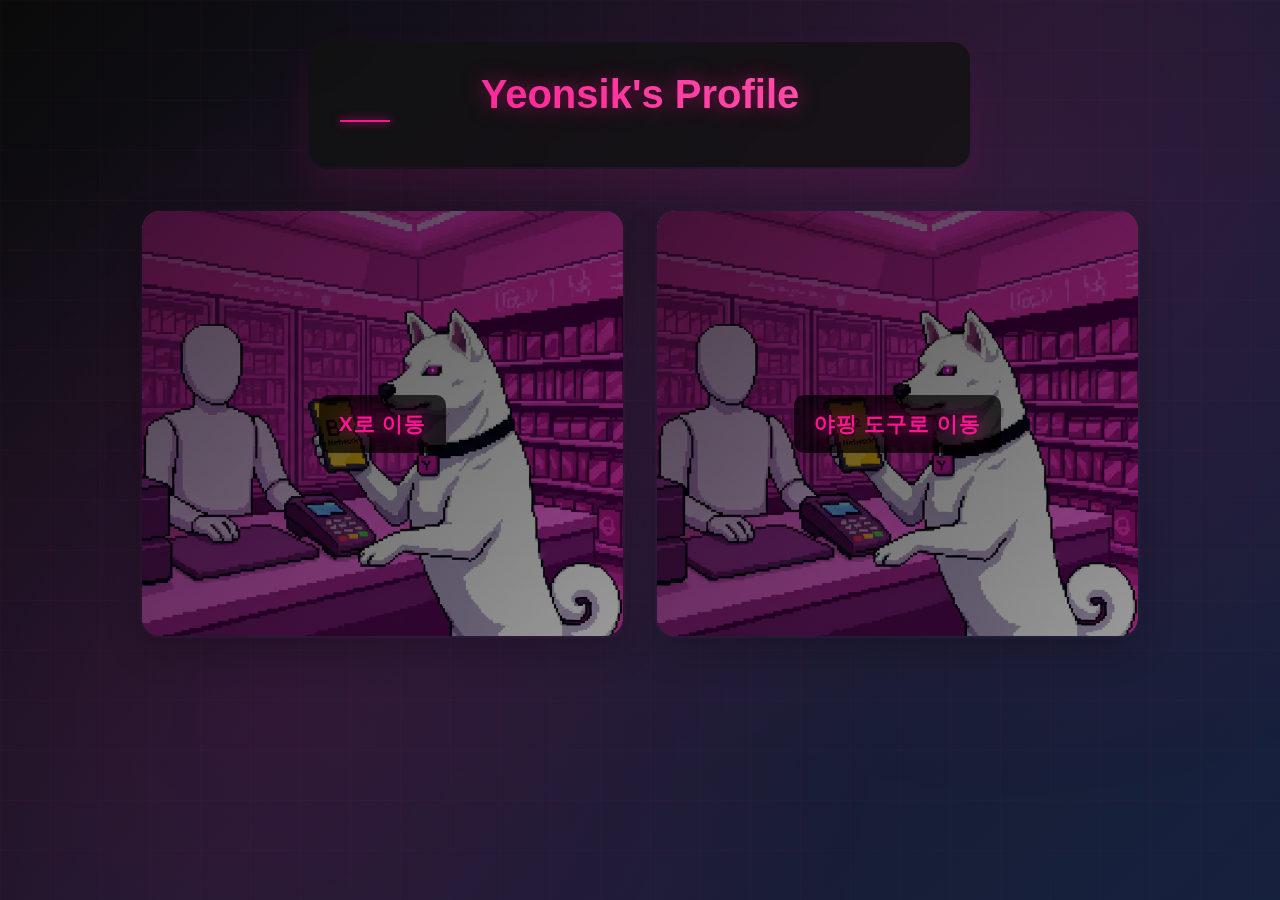
<file: index.html>
<!DOCTYPE html>
<html lang="ko">
<head>
    <meta charset="UTF-8">
    <meta name="viewport" content="width=device-width, initial-scale=1.0">
    <title>Yeonsik's Profile Page</title>
    <link rel="stylesheet" href="static/css/common.css">
    <link rel="stylesheet" href="static/css/base.css">
</head>
<body>
    <div class="container">
        <!-- 상단 프로필 카드 (기존 방식) -->
        <div class="profile-card" onclick="toggleBio()">
            <h2>Yeonsik's Profile</h2>
            <div class="bio" id="bio">
                <p>안녕하세요! 저는 Yeonsik입니다. 여기에 약력을 추가하세요.</p>
            </div>
        </div>

        <!-- 하단 2x2 그리드 박스들 -->
        <div class="grid-container">
            <a href="https://x.com/yeonsik_x" class="grid-button">
                <div class="button-bg">
                    <img src="static/img/1.png" alt="X Background">
                </div>
                <div class="button-overlay">
                    <span>X로 이동</span>
                </div>
            </a>
            
            <a href="yapping/choice-menu.html" class="grid-button">
                <div class="button-bg">
                    <img src="static/img/1.png" alt="Yapping Background">
                </div>
                <div class="button-overlay">
                    <span>야핑 도구로 이동</span>
                </div>
            </a>
        </div>
    </div>

    <script>
        function toggleBio() {
            const bio = document.getElementById('bio');
            bio.style.display = bio.style.display === 'block' ? 'none' : 'block';
        }
    </script>
</body>
</html>
</file>
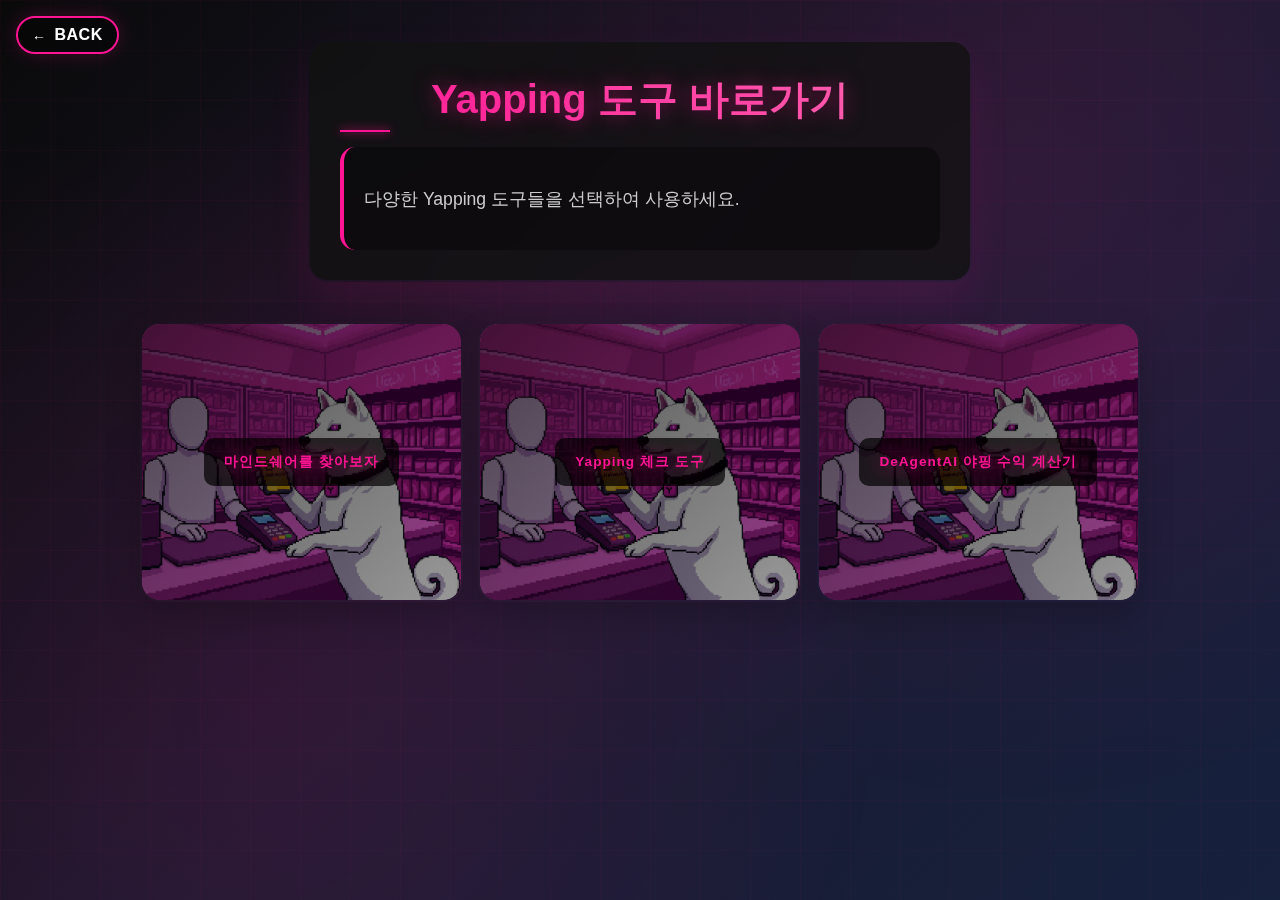
<file: yapping/choice-menu.html>
<!DOCTYPE html>
<html lang="ko">
<head>
    <meta charset="UTF-8">
    <meta name="viewport" content="width=device-width, initial-scale=1.0">
    <title>Yapping 도구 바로가기</title>
    <link rel="stylesheet" href="../static/css/common.css">
    <link rel="stylesheet" href="../static/css/base.css">
    <link rel="stylesheet" href="../static/css/choice-menu.css">
    <script src="../static/js/back-button.js" defer></script>
</head>
<body>
    <div class="container">
        <!-- 상단 제목 카드 -->
        <div class="profile-card">
            <h2>Yapping 도구 바로가기</h2>
            <div class="bio">
                <p>다양한 Yapping 도구들을 선택하여 사용하세요.</p>
            </div>
        </div>

        <!-- 하단 2x1 그리드 박스들 -->
        <div class="grid-container" style="grid-template-columns: repeat(auto-fit, minmax(500px, 1fr));">
            <a href="kaito-tool.html" class="grid-button">
                <div class="button-bg">
                    <img src="../static/img/1.png" alt="Kaito Tool Background">
                </div>
                <div class="button-overlay">
                    <span>마인드쉐어를 찾아보자</span>
                </div>
            </a>
            
            <a href="yapping-check.html" class="grid-button">
                <div class="button-bg">
                    <img src="../static/img/1.png" alt="Yapping Check Background">
                </div>
                <div class="button-overlay">
                    <span>Yapping 체크 도구</span>
                </div>
            </a>

            <a href="DeAgentAI-Check.html" class="grid-button">
                <div class="button-bg">
                    <img src="../static/img/1.png" alt="DeAgentAI Check Background">
                </div>
                <div class="button-overlay">
                    <span>DeAgentAI 야핑 수익 계산기</span>
                </div>
            </a>
        </div>
    </div>

    <script>
        // 페이지 로드 시 bio 자동 표시
        document.addEventListener('DOMContentLoaded', function() {
            const bio = document.querySelector('.bio');
            bio.style.display = 'block';
        });
    </script>
</body>
</html>
</file>
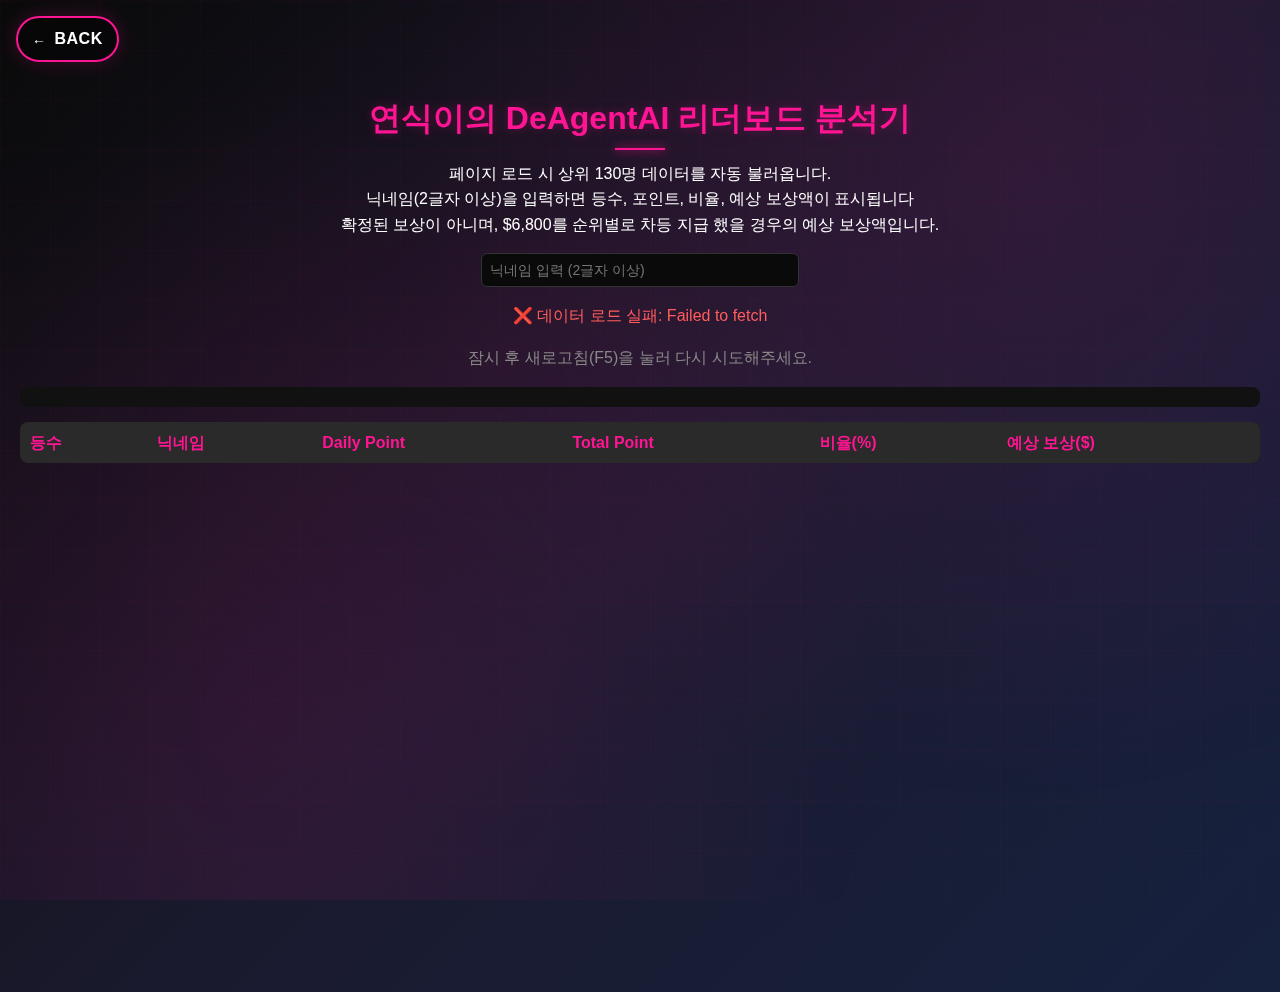
<file: yapping/DeAgentAI-Check.html>
<!DOCTYPE html>
<html lang="ko">
<head>
<meta charset="UTF-8">
<meta name="viewport" content="width=device-width, initial-scale=1.0">
<title>DeAgentAI 리더보드 분석기 by Yeonsik</title>
<link rel="stylesheet" href="../static/css/common.css">
<link rel="stylesheet" href="../static/css/base.css">
<link rel="stylesheet" href="../static/css/deagent-check.css">
<script src="../static/js/back-button.js" defer></script>
</head>
<body>

<h1>연식이의 DeAgentAI 리더보드 분석기</h1>
<p>페이지 로드 시 상위 130명 데이터를 자동 불러옵니다.<br>
닉네임(2글자 이상)을 입력하면 등수, 포인트, 비율, 예상 보상액이 표시됩니다<br>
확정된 보상이 아니며, $6,800를 순위별로 차등 지급 했을 경우의 예상 보상액입니다.</p>

<input type="text" id="searchBox" placeholder="닉네임 입력 (2글자 이상)" />
<div id="summary" class="loading">데이터 불러오는 중...</div>
<div id="searchResults"></div>

<table id="leaderTable">
  <thead>
    <tr>
      <th>등수</th>
      <th>닉네임</th>
      <th>Daily Point</th>
      <th>Total Point</th>
      <th>비율(%)</th>
      <th>예상 보상($)</th>
    </tr>
  </thead>
  <tbody></tbody>
</table>

<script src="../static/js/deagent-check.js"></script>

</body>
</html>
</file>
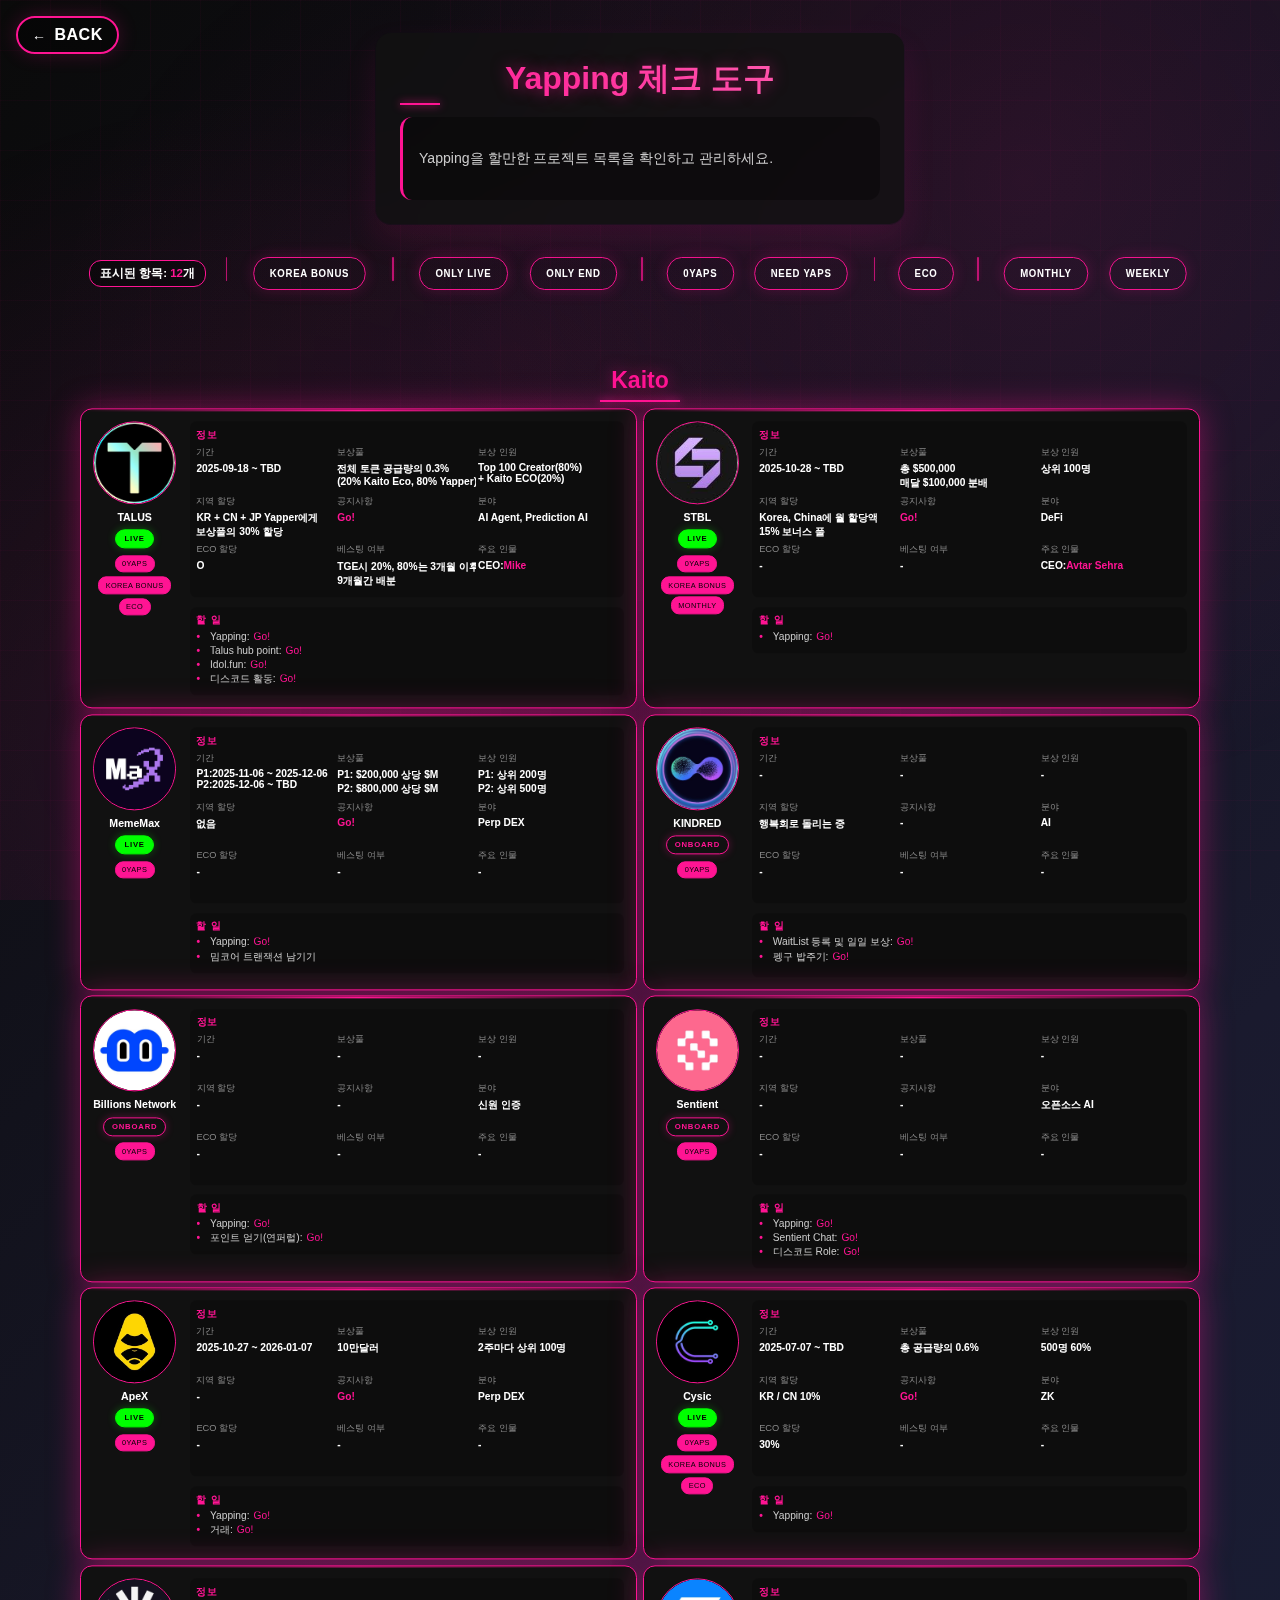
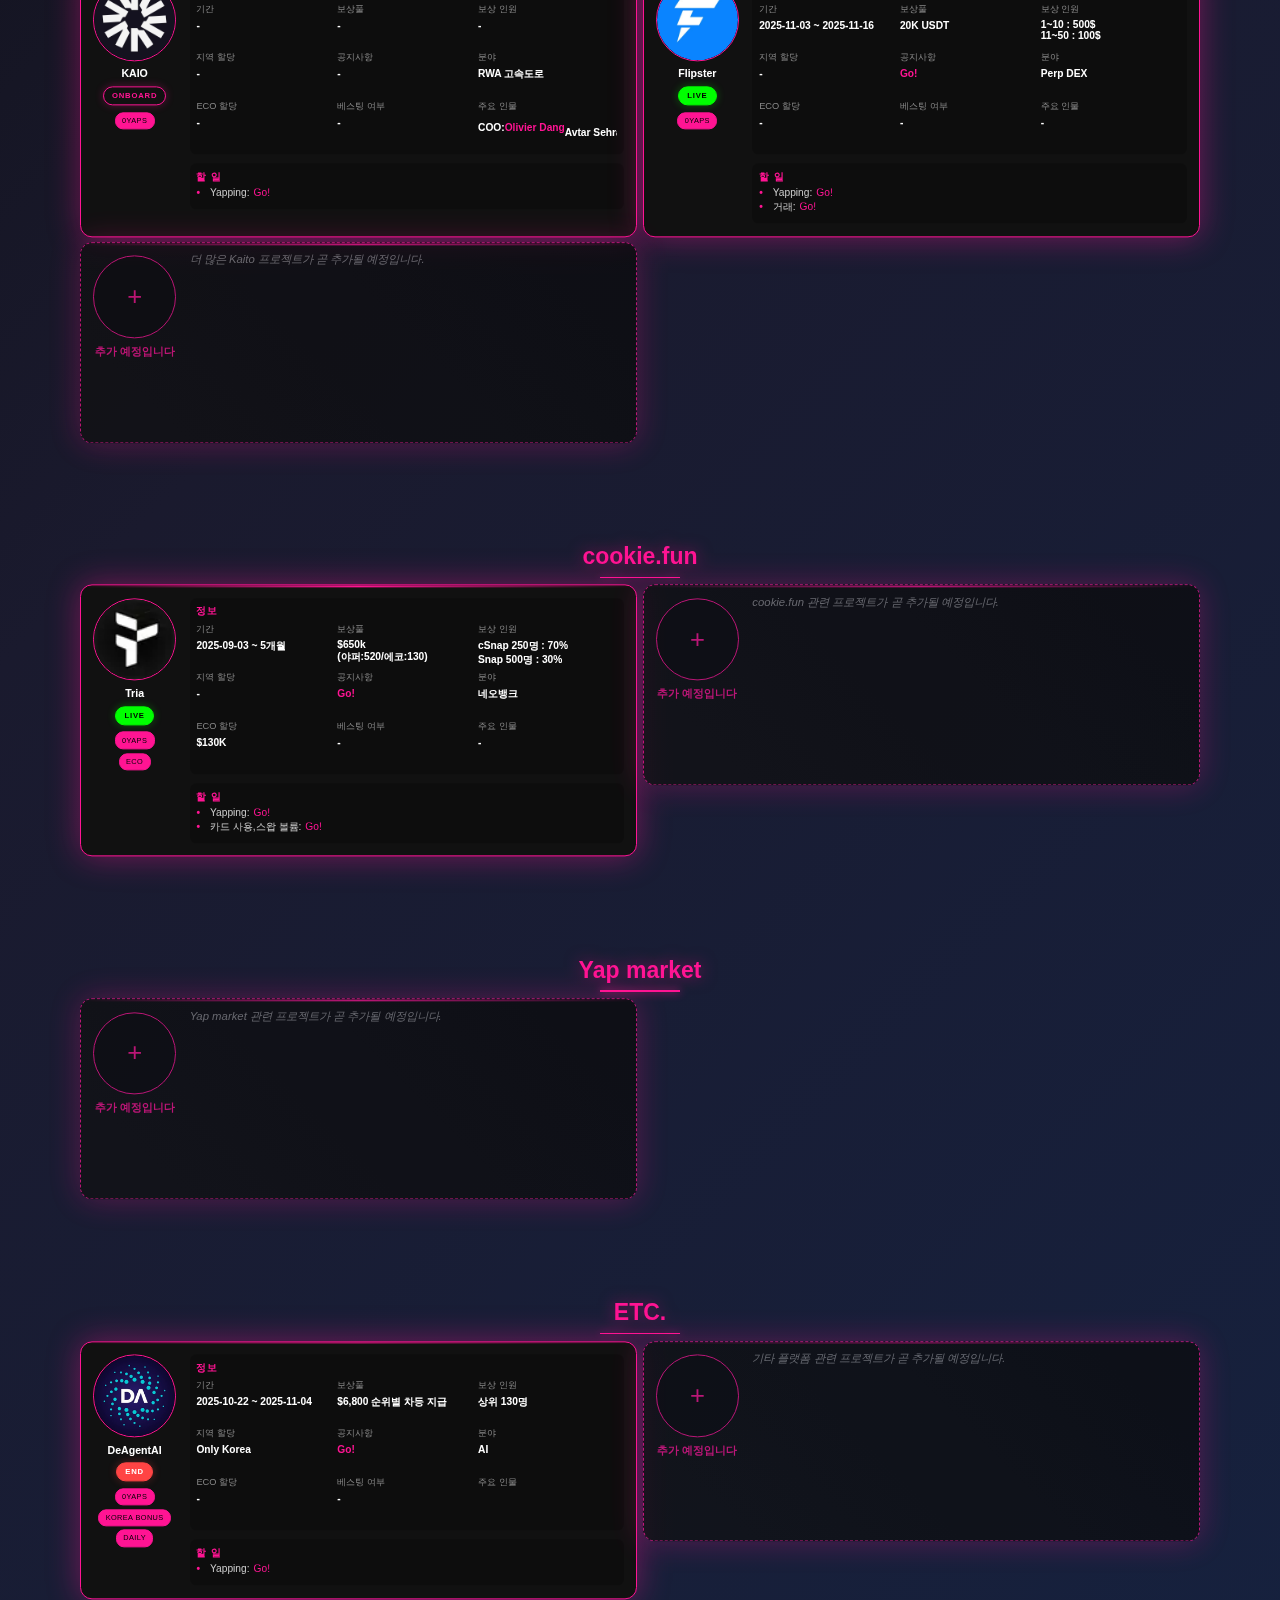
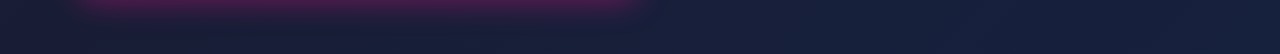
<file: yapping/yapping-check.html>
<!DOCTYPE html>
<html lang="ko">
<head>
    <meta charset="UTF-8">
    <meta name="viewport" content="width=device-width, initial-scale=1.0">
    <title>Yapping 체크 도구</title>
    <link rel="stylesheet" href="../static/css/common.css">
    <link rel="stylesheet" href="../static/css/base.css">
    <link rel="stylesheet" href="../static/css/yapping-check.css">
    <script src="../static/js/back-button.js" defer></script>
</head>
<body>
    <div class="container">
        <!-- 상단 제목 카드 -->
        <div class="profile-card">
            <h2>Yapping 체크 도구</h2>
            <div class="bio">
                <p>Yapping을 할만한 프로젝트 목록을 확인하고 관리하세요.</p>
            </div>
        </div>

        <!-- 분류 버튼들 -->
        <div class="category-buttons">
            <!-- 활성화된 항목 개수 표시 -->
            <div class="filter-counter">
                <span class="counter-text">표시된 항목: <span id="active-count">0</span>개</span>
            </div>
            <div class="button-separator"></div>
            <button class="category-btn" data-category="korea-bonus">Korea Bonus</button>
            <div class="button-separator"></div>
            <button class="category-btn" data-category="only-live">Only Live</button>
            <button class="category-btn" data-category="only-end">Only End</button>
            <div class="button-separator"></div>
            <button class="category-btn" data-category="0yaps">0Yaps</button>
            <button class="category-btn" data-category="need-yaps">Need Yaps</button>
            <div class="button-separator"></div>
            <button class="category-btn" data-category="eco">ECO</button>
            <div class="button-separator"></div>
            <button class="category-btn" data-category="monthly">Monthly</button>
            <button class="category-btn" data-category="weekly">Weekly</button>
        </div>

        <!-- Kaito 섹션 -->
        <div class="platform-section" id="kaito-section">
            <h3 class="platform-title">Kaito</h3>
            <div class="project-list">
                <div class="project-item">
                    <div class="project-left">
                        <div class="project-image">
                            <img src="../static/img/yapping-check/talus-main.png" alt="TALUS Logo">
                        </div>
                        
                        <div class="project-name">
                            <a href="https://yaps.kaito.ai/talus" target="_blank" class="project-link">TALUS</a>
                        </div>
                        <div class="status-tags">
                            <div class="status-tag status-live">Live</div>
                        </div>
                        <div class="bonus-tags">
                            <div class="bonus-tag" data-filter="0yaps">0Yaps</div>
                            <div class="bonus-tag" data-filter="korea-bonus">Korea Bonus</div>
                            <div class="bonus-tag" data-filter="eco">ECO</div>
                        </div>
                    </div>
                    <div class="project-right">
                        <div class="info-section">
                            <div class="section-title">정보</div>
                            <div class="info-grid">
                                <div class="info-item">
                                    <div class="info-label">기간</div>
                                    <div class="info-value">2025-09-18 ~ TBD</div>
                                </div>
                                <div class="info-item">
                                    <div class="info-label">보상풀</div>
                                    <div class="info-value">전체 토큰 공급량의 0.3% <br> (20% Kaito Eco, 80% Yapper)</div>
                                </div>
                                <div class="info-item">
                                    <div class="info-label">보상 인원</div>
                                    <div class="info-value">Top 100 Creator(80%) <br> +  Kaito ECO(20%)</div>
                                </div>
                                <div class="info-item">
                                    <div class="info-label">지역 할당</div>
                                    <div class="info-value">KR + CN + JP Yapper에게 <br> 보상풀의 30% 할당</div>
                                </div>
                                <div class="info-item">
                                    <div class="info-label">공지사항</div>
                                    <div class="info-value">
                                        <a href="https://x.com/KaitoAI/status/1968662420089422273" class="notice-btn" target="_blank">Go!</a>
                                    </div>
                                </div>
                                <div class="info-item">
                                    <div class="info-label">분야</div>
                                    <div class="info-value">AI Agent, Prediction AI</div>
                                </div>
                                <div class="info-item">
                                    <div class="info-label">ECO 할당</div>
                                    <div class="info-value">O</div>
                                </div>
                                <div class="info-item">
                                    <div class="info-label">베스팅 여부</div>
                                    <div class="info-value">TGE시 20%, 80%는 3개월 이후 <br>9개월간 배분</div>
                                </div>
                                <div class="info-item">
                                    <div class="info-label">주요 인물</div>
                                    <div class="info-value">CEO: <a href="https://x.com/0xgmike" target="_blank" class="notice-btn">Mike</a></div>
                                </div>
                            </div>
                        </div>
                        <div class="todo-section">
                            <div class="section-title">할 일</div>
                            <div class="todo-content">
                                <ul class="todo-list">
                                    <li>Yapping: <a href="https://x.com/Talus_Labs" target="_blank" class="todo-link">Go!</a></li>
                                    <li>Talus hub point: <a href="https://hub.talus.network/loyalty" target="_blank" class="todo-link">Go!</a></li>
                                    <li>Idol.fun: <a href="https://idol.fun" target="_blank" class="todo-link">Go!</a></li>
                                    <li>디스코드 활동: <a href="https://discord.com/invite/talusnetwork" target="_blank" class="todo-link">Go!</a></li>
                                </ul>
                            </div>
                        </div>
                    </div>
                </div>
                
                <div class="project-item">
                    <div class="project-left">
                        <div class="project-image">
                            <img src="../static/img/yapping-check/stbl-main.png" alt="STBL Logo">
                        </div>
                        
                        <div class="project-name">
                            <a href="https://x.com/stbl_official" target="_blank" class="project-link">STBL</a>
                        </div>
                        <div class="status-tags">
                            <div class="status-tag status-live">Live</div>
                        </div>
                        <div class="bonus-tags">
                            <div class="bonus-tag" data-filter="0yaps">0Yaps</div>
                            <div class="bonus-tag" data-filter="korea-bonus">Korea Bonus</div>
                        </div>
                        <div class="payout-tags">
                            <div class="bonus-tag" data-filter="monthly">Monthly</div>
                        </div>
                    </div>
                    <div class="project-right">
                        <div class="info-section">
                            <div class="section-title">정보</div>
                            <div class="info-grid">
                                <div class="info-item">
                                    <div class="info-label">기간</div>
                                    <div class="info-value">2025-10-28 ~ TBD</div>
                                </div>
                                <div class="info-item">
                                    <div class="info-label">보상풀</div>
                                    <div class="info-value">총 $500,000<br>매달 $100,000 분배</div>
                                </div>
                                <div class="info-item">
                                    <div class="info-label">보상 인원</div>
                                    <div class="info-value">상위 100명</div>
                                </div>
                                <div class="info-item">
                                    <div class="info-label">지역 할당</div>
                                    <div class="info-value">Korea, China에 월 할당액 <br>15% 보너스 풀</div>
                                </div>
                                <div class="info-item">
                                    <div class="info-label">공지사항</div>
                                    <div class="info-value">
                                        <a href="https://x.com/KaitoAI/status/1983142416128282723" class="notice-btn" target="_blank">Go!</a>
                                    </div>
                                </div>
                                <div class="info-item">
                                    <div class="info-label">분야</div>
                                    <div class="info-value">DeFi</div>
                                </div>
                                <div class="info-item">
                                    <div class="info-label">ECO 할당</div>
                                    <div class="info-value">-</div>
                                </div>
                                <div class="info-item">
                                    <div class="info-label">베스팅 여부</div>
                                    <div class="info-value">-</div>
                                </div>
                                <div class="info-item">
                                    <div class="info-label">주요 인물</div>
                                    <div class="info-value">CEO: <a href="https://x.com/avtarsehra" target="_blank" class="notice-btn">Avtar Sehra</a></div>
                                </div>
                            </div>
                        </div>
                        <div class="todo-section">
                            <div class="section-title">할 일</div>
                            <div class="todo-content">
                                <ul class="todo-list">
                                    <li>Yapping: <a href="https://x.com/stbl_official" target="_blank" class="todo-link">Go!</a></li>
                                </ul>
                            </div>
                        </div>
                    </div>
                </div>

                <div class="project-item">
                    <div class="project-left">
                        <div class="project-image">
                            <img src="../static/img/yapping-check/MemeMax-main.png" alt="MemeMax Logo">
                        </div>
                        
                        <div class="project-name">
                            <a href="https://x.com/MemeMax_Fi" target="_blank" class="project-link">MemeMax</a>
                        </div>
                        <div class="status-tags">
                            <div class="status-tag status-live">Live</div>
                        </div>
                        <div class="bonus-tags">
                            <div class="bonus-tag" data-filter="0yaps">0Yaps</div>
                        </div>
                    </div>
                    <div class="project-right">
                        <div class="info-section">
                            <div class="section-title">정보</div>
                            <div class="info-grid">
                                <div class="info-item">
                                    <div class="info-label">기간</div>
                                    <div class="info-value">P1:2025-11-06 ~ 2025-12-06<br>P2:2025-12-06 ~ TBD</div>
                                </div>
                                <div class="info-item">
                                    <div class="info-label">보상풀</div>
                                    <div class="info-value">P1: $200,000 상당 $M<br>P2: $800,000 상당 $M</div>
                                </div>
                                <div class="info-item">
                                    <div class="info-label">보상 인원</div>
                                    <div class="info-value">P1: 상위 200명<br>P2: 상위 500명</div>
                                </div>
                                <div class="info-item">
                                    <div class="info-label">지역 할당</div>
                                    <div class="info-value">없음</div>
                                </div>
                                <div class="info-item">
                                    <div class="info-label">공지사항</div>
                                    <div class="info-value">
                                        <a href="https://x.com/MemeMax_Fi/status/1986419460983435427" class="notice-btn" target="_blank">Go!</a>
                                    </div>
                                </div>
                                <div class="info-item">
                                    <div class="info-label">분야</div>
                                    <div class="info-value">Perp DEX</div>
                                </div>
                                <div class="info-item">
                                    <div class="info-label">ECO 할당</div>
                                    <div class="info-value">-</div>
                                </div>
                                <div class="info-item">
                                    <div class="info-label">베스팅 여부</div>
                                    <div class="info-value">-</div>
                                </div>
                                <div class="info-item">
                                    <div class="info-label">주요 인물</div>
                                    <div class="info-value">-</div>
                                </div>
                            </div>
                        </div>
                        <div class="todo-section">
                            <div class="section-title">할 일</div>
                            <div class="todo-content">
                                <ul class="todo-list">
                                    <li>Yapping: <a href="https://x.com/MemeMax_Fi" target="_blank" class="todo-link">Go!</a></li>
                                    <li>밈코어 트랜잭션 남기기</li>
                                </ul>
                            </div>
                        </div>
                    </div>
                </div>

                <div class="project-item">
                    <div class="project-left">
                        <div class="project-image">
                            <img src="../static/img/yapping-check/kindred-main.png" alt="KINDRED Logo">
                        </div>
                        
                        <div class="project-name">
                            <a href="https://waitlist.kindredlabs.ai/" target="_blank" class="project-link">KINDRED</a>
                        </div>
                        <div class="status-tags">
                            <div class="status-tag status-onboard">Onboard</div>
                        </div>
                        <div class="bonus-tags">
                            <div class="bonus-tag" data-filter="0yaps">0Yaps</div>
                        </div>
                    </div>
                    <div class="project-right">
                        <div class="info-section">
                            <div class="section-title">정보</div>
                            <div class="info-grid">
                                <div class="info-item">
                                    <div class="info-label">기간</div>
                                    <div class="info-value">-</div>
                                </div>
                                <div class="info-item">
                                    <div class="info-label">보상풀</div>
                                    <div class="info-value">-</div>
                                </div>
                                <div class="info-item">
                                    <div class="info-label">보상 인원</div>
                                    <div class="info-value">-</div>
                                </div>
                                <div class="info-item">
                                    <div class="info-label">지역 할당</div>
                                    <div class="info-value">행복회로 돌리는 중</div>
                                </div>
                                <div class="info-item">
                                    <div class="info-label">공지사항</div>
                                    <div class="info-value">
                                        <div class="info-value">-</div>
                                        <!-- <a href="https://waitlist.kindredlabs.ai/" class="notice-btn" target="_blank">Go!</a> -->
                                    </div>
                                </div>
                                <div class="info-item">
                                    <div class="info-label">분야</div>
                                    <div class="info-value">AI</div>
                                </div>
                                <div class="info-item">
                                    <div class="info-label">ECO 할당</div>
                                    <div class="info-value">-</div>
                                </div>
                                <div class="info-item">
                                    <div class="info-label">베스팅 여부</div>
                                    <div class="info-value">-</div>
                                </div>
                                <div class="info-item">
                                    <div class="info-label">주요 인물</div>
                                    <div class="info-value">-</div>
                                </div>
                            </div>
                        </div>
                        <div class="todo-section">
                            <div class="section-title">할 일</div>
                            <div class="todo-content">
                                <ul class="todo-list">
                                    <li>WaitList 등록 및 일일 보상: <a href="https://waitlist.kindredlabs.ai/" target="_blank" class="todo-link">Go!</a></li>
                                    <li>펭구 밥주기: <a href="https://chromewebstore.google.com/detail/kindred-beta/ahcgoinofnkkmadlmljimgaofodpdmec" target="_blank" class="todo-link">Go!</a></li>
                                    <li></li>
                                </ul>
                            </div>
                        </div>
                    </div>
                </div>
                
                <div class="project-item">
                    <div class="project-left">
                        <div class="project-image">
                            <img src="../static/img/yapping-check/billions-main.png" alt="Billions Network Logo">
                        </div>
                        
                        <div class="project-name">
                            <a href="https://x.com/billions_ntwk" target="_blank" class="project-link">Billions Network</a>
                        </div>
                        <div class="status-tags">
                            <div class="status-tag status-onboard">Onboard</div>
                        </div>
                        <div class="bonus-tags">
                            <div class="bonus-tag" data-filter="0yaps">0Yaps</div>
                        </div>
                    </div>
                    <div class="project-right">
                        <div class="info-section">
                            <div class="section-title">정보</div>
                            <div class="info-grid">
                                <div class="info-item">
                                    <div class="info-label">기간</div>
                                    <div class="info-value">-</div>
                                </div>
                                <div class="info-item">
                                    <div class="info-label">보상풀</div>
                                    <div class="info-value">-</div>
                                </div>
                                <div class="info-item">
                                    <div class="info-label">보상 인원</div>
                                    <div class="info-value">-</div>
                                </div>
                                <div class="info-item">
                                    <div class="info-label">지역 할당</div>
                                    <div class="info-value">-</div>
                                </div>
                                <div class="info-item">
                                    <div class="info-label">공지사항</div>
                                    <div class="info-value">-</div>
                                </div>
                                <div class="info-item">
                                    <div class="info-label">분야</div>
                                    <div class="info-value">신원 인증</div>
                                </div>
                                <div class="info-item">
                                    <div class="info-label">ECO 할당</div>
                                    <div class="info-value">-</div>
                                </div>
                                <div class="info-item">
                                    <div class="info-label">베스팅 여부</div>
                                    <div class="info-value">-</div>
                                </div>
                                <div class="info-item">
                                    <div class="info-label">주요 인물</div>
                                    <div class="info-value">-</div>
                                </div>
                            </div>
                        </div>
                        <div class="todo-section">
                            <div class="section-title">할 일</div>
                            <div class="todo-content">
                                <ul class="todo-list">
                                    <li>Yapping: <a href="https://x.com/billions_ntwk" target="_blank" class="todo-link">Go!</a></li>
                                    <li>포인트 얻기(연퍼럴): <a href="https://signup.billions.network?rc=MU55PYSJ" target="_blank" class="todo-link">Go!</a></li>
                                </ul>
                            </div>
                        </div>
                    </div>
                </div>

                <div class="project-item">
                    <div class="project-left">
                        <div class="project-image">
                            <img src="../static/img/yapping-check/Sentient-main.png" alt="Sentient Logo">
                        </div>
                        
                        <div class="project-name">
                            <a href="https://x.com/sentient_xyz" target="_blank" class="project-link">Sentient</a>
                        </div>
                        <div class="status-tags">
                            <div class="status-tag status-onboard">Onboard</div>
                        </div>
                        <div class="bonus-tags">
                            <div class="bonus-tag" data-filter="0yaps">0Yaps</div>
                        </div>
                    </div>
                    <div class="project-right">
                        <div class="info-section">
                            <div class="section-title">정보</div>
                            <div class="info-grid">
                                <div class="info-item">
                                    <div class="info-label">기간</div>
                                    <div class="info-value">-</div>
                                </div>
                                <div class="info-item">
                                    <div class="info-label">보상풀</div>
                                    <div class="info-value">-</div>
                                </div>
                                <div class="info-item">
                                    <div class="info-label">보상 인원</div>
                                    <div class="info-value">-</div>
                                </div>
                                <div class="info-item">
                                    <div class="info-label">지역 할당</div>
                                    <div class="info-value">-</div>
                                </div>
                                <div class="info-item">
                                    <div class="info-label">공지사항</div>
                                    <div class="info-value">-</div>
                                </div>
                                <div class="info-item">
                                    <div class="info-label">분야</div>
                                    <div class="info-value">오픈소스 AI</div>
                                </div>
                                <div class="info-item">
                                    <div class="info-label">ECO 할당</div>
                                    <div class="info-value">-</div>
                                </div>
                                <div class="info-item">
                                    <div class="info-label">베스팅 여부</div>
                                    <div class="info-value">-</div>
                                </div>
                                <div class="info-item">
                                    <div class="info-label">주요 인물</div>
                                    <div class="info-value">-</div>
                                </div>
                            </div>
                        </div>
                        <div class="todo-section">
                            <div class="section-title">할 일</div>
                            <div class="todo-content">
                                <ul class="todo-list">
                                    <li>Yapping: <a href="https://x.com/SentientAGI" target="_blank" class="todo-link">Go!</a></li>
                                    <li>Sentient Chat: <a href="https://chat.sentient.xyz/" target="_blank" class="todo-link">Go!</a></li>
                                    <li>디스코드 Role: <a href="https://discord.com/invite/sentientfoundation" target="_blank" class="todo-link">Go!</a></li>
                                </ul>
                            </div>
                        </div>
                    </div>
                </div>

                <div class="project-item">
                    <div class="project-left">
                        <div class="project-image">
                            <img src="../static/img/yapping-check/ApeX-main.png" alt="ApeX Logo">
                        </div>
                        
                        <div class="project-name">
                            <a href="https://x.com/OfficialApeXdex" target="_blank" class="project-link">ApeX</a>
                        </div>
                        <div class="status-tags">
                            <div class="status-tag status-live">Live</div>
                        </div>
                        <div class="bonus-tags">
                            <div class="bonus-tag" data-filter="0yaps">0Yaps</div>
                        </div>
                    </div>
                    <div class="project-right">
                        <div class="info-section">
                            <div class="section-title">정보</div>
                            <div class="info-grid">
                                <div class="info-item">
                                    <div class="info-label">기간</div>
                                    <div class="info-value">2025-10-27 ~ 2026-01-07</div>
                                </div>
                                <div class="info-item">
                                    <div class="info-label">보상풀</div>
                                    <div class="info-value">10만달러</div>
                                </div>
                                <div class="info-item">
                                    <div class="info-label">보상 인원</div>
                                    <div class="info-value">2주마다 상위 100명</div>
                                </div>
                                <div class="info-item">
                                    <div class="info-label">지역 할당</div>
                                    <div class="info-value">-</div>
                                </div>
                                <div class="info-item">
                                    <div class="info-label">공지사항</div>
                                    <div class="info-value">
                                        <a href="https://x.com/Apexprotocol_KR/status/1983082706809565682" class="notice-btn" target="_blank">Go!</a>
                                    </div>
                                </div>
                                <div class="info-item">
                                    <div class="info-label">분야</div>
                                    <div class="info-value">Perp DEX</div>
                                </div>
                                <div class="info-item">
                                    <div class="info-label">ECO 할당</div>
                                    <div class="info-value">-</div>
                                </div>
                                <div class="info-item">
                                    <div class="info-label">베스팅 여부</div>
                                    <div class="info-value">-</div>
                                </div>
                                <div class="info-item">
                                    <div class="info-label">주요 인물</div>
                                    <div class="info-value">-</div>
                                </div>
                            </div>
                        </div>
                        <div class="todo-section">
                            <div class="section-title">할 일</div>
                            <div class="todo-content">
                                <ul class="todo-list">
                                    <li>Yapping: <a href="https://x.com/OfficialApeXdex" target="_blank" class="todo-link">Go!</a></li>
                                    <li>거래: <a href="https://omni.apex.exchange/ape" target="_blank" class="todo-link">Go!</a></li>
                                </ul>
                            </div>
                        </div>
                    </div>
                </div>

                <div class="project-item">
                    <div class="project-left">
                        <div class="project-image">
                            <img src="../static/img/yapping-check/cysic-main.png" alt="Cysic Logo">
                        </div>
                        
                        <div class="project-name">
                            <a href="https://x.com/cysic_xyz" target="_blank" class="project-link">Cysic</a>
                        </div>
                        <div class="status-tags">
                            <div class="status-tag status-live">Live</div>
                        </div>
                        <div class="bonus-tags">
                            <div class="bonus-tag" data-filter="0yaps">0Yaps</div>
                            <div class="bonus-tag" data-filter="korea-bonus">Korea Bonus</div>
                            <div class="bonus-tag" data-filter="eco">ECO</div>
                        </div>
                    </div>
                    <div class="project-right">
                        <div class="info-section">
                            <div class="section-title">정보</div>
                            <div class="info-grid">
                                <div class="info-item">
                                    <div class="info-label">기간</div>
                                    <div class="info-value">2025-07-07 ~ TBD</div>
                                </div>
                                <div class="info-item">
                                    <div class="info-label">보상풀</div>
                                    <div class="info-value">총 공급량의 0.6%</div>
                                </div>
                                <div class="info-item">
                                    <div class="info-label">보상 인원</div>
                                    <div class="info-value">500명 60%</div>
                                </div>
                                <div class="info-item">
                                    <div class="info-label">지역 할당</div>
                                    <div class="info-value">KR / CN 10%</div>
                                </div>
                                <div class="info-item">
                                    <div class="info-label">공지사항</div>
                                    <div class="info-value">
                                        <a href="https://x.com/cysic_xyz/status/1947310535831171272" class="notice-btn" target="_blank">Go!</a>
                                    </div>
                                </div>
                                <div class="info-item">
                                    <div class="info-label">분야</div>
                                    <div class="info-value">ZK</div>
                                </div>
                                <div class="info-item">
                                    <div class="info-label">ECO 할당</div>
                                    <div class="info-value">30%</div>
                                </div>
                                <div class="info-item">
                                    <div class="info-label">베스팅 여부</div>
                                    <div class="info-value">-</div>
                                </div>
                                <div class="info-item">
                                    <div class="info-label">주요 인물</div>
                                    <div class="info-value">-</div>
                                </div>
                            </div>
                        </div>
                        <div class="todo-section">
                            <div class="section-title">할 일</div>
                            <div class="todo-content">
                                <ul class="todo-list">
                                    <li>Yapping: <a href="https://x.com/cysic_xyz" target="_blank" class="todo-link">Go!</a></li>
                                </ul>
                            </div>
                        </div>
                    </div>
                </div>

                <div class="project-item">
                    <div class="project-left">
                        <div class="project-image">
                            <img src="../static/img/yapping-check/KAIO-main.png" alt="KAIO Logo">
                        </div>
                        
                        <div class="project-name">
                            <a href="https://x.com/KAIO_xyz" target="_blank" class="project-link">KAIO</a>
                        </div>
                        <div class="status-tags">
                            <div class="status-tag status-onboard">Onboard</div>
                        </div>
                        <div class="bonus-tags">
                            <div class="bonus-tag" data-filter="0yaps">0Yaps</div>
                        </div>
                    </div>
                    <div class="project-right">
                        <div class="info-section">
                            <div class="section-title">정보</div>
                            <div class="info-grid">
                                <div class="info-item">
                                    <div class="info-label">기간</div>
                                    <div class="info-value">-</div>
                                </div>
                                <div class="info-item">
                                    <div class="info-label">보상풀</div>
                                    <div class="info-value">-</div>
                                </div>
                                <div class="info-item">
                                    <div class="info-label">보상 인원</div>
                                    <div class="info-value">-</div>
                                </div>
                                <div class="info-item">
                                    <div class="info-label">지역 할당</div>
                                    <div class="info-value">-</div>
                                </div>
                                <div class="info-item">
                                    <div class="info-label">공지사항</div>
                                    <div class="info-value">-</div>
                                </div>
                                <div class="info-item">
                                    <div class="info-label">분야</div>
                                    <div class="info-value">RWA 고속도로</div>
                                </div>
                                <div class="info-item">
                                    <div class="info-label">ECO 할당</div>
                                    <div class="info-value">-</div>
                                </div>
                                <div class="info-item">
                                    <div class="info-label">베스팅 여부</div>
                                    <div class="info-value">-</div>
                                </div>
                                <div class="info-item">
                                    <div class="info-label">주요 인물</div>
                                    <div class="info-value">COO: <a href="https://x.com/odang75" target="_blank" class="notice-btn">Olivier Dang</a><br>Avtar Sehra: <a href="https://x.com/avtarsehra" target="_blank" class="notice-btn">Go!</a></div>
                                </div>
                            </div>
                        </div>
                        <div class="todo-section">
                            <div class="section-title">할 일</div>
                            <div class="todo-content">
                                <ul class="todo-list">
                                    <li>Yapping: <a href="https://x.com/KAIO_xyz" target="_blank" class="todo-link">Go!</a></li>
                                </ul>
                            </div>
                        </div>
                    </div>
                </div>

                <div class="project-item">
                    <div class="project-left">
                        <div class="project-image">
                            <img src="../static/img/yapping-check/flipster-main.png" alt="Flipster Logo">
                        </div>
                        
                        <div class="project-name">
                            <a href="https://x.com/flipster_io" target="_blank" class="project-link">Flipster</a>
                        </div>
                        <div class="status-tags">
                            <div class="status-tag status-live">Live</div>
                        </div>
                        <div class="bonus-tags">
                            <div class="bonus-tag" data-filter="0yaps">0Yaps</div>
                        </div>
                    </div>
                    <div class="project-right">
                        <div class="info-section">
                            <div class="section-title">정보</div>
                            <div class="info-grid">
                                <div class="info-item">
                                    <div class="info-label">기간</div>
                                    <div class="info-value">2025-11-03 ~ 2025-11-16</div>
                                </div>
                                <div class="info-item">
                                    <div class="info-label">보상풀</div>
                                    <div class="info-value">20K USDT</div>
                                </div>
                                <div class="info-item">
                                    <div class="info-label">보상 인원</div>
                                    <div class="info-value">1~10 : 500$<br>11~50 : 100$</div>
                                </div>
                                <div class="info-item">
                                    <div class="info-label">지역 할당</div>
                                    <div class="info-value">-</div>
                                </div>
                                <div class="info-item">
                                    <div class="info-label">공지사항</div>
                                    <div class="info-value">
                                        <a href="https://x.com/flipster_io/status/1985320129882947963" class="notice-btn" target="_blank">Go!</a>
                                    </div>
                                </div>
                                <div class="info-item">
                                    <div class="info-label">분야</div>
                                    <div class="info-value">Perp DEX</div>
                                </div>
                                <div class="info-item">
                                    <div class="info-label">ECO 할당</div>
                                    <div class="info-value">-</div>
                                </div>
                                <div class="info-item">
                                    <div class="info-label">베스팅 여부</div>
                                    <div class="info-value">-</div>
                                </div>
                                <div class="info-item">
                                    <div class="info-label">주요 인물</div>
                                    <div class="info-value">-</div>
                                </div>
                            </div>
                        </div>
                        <div class="todo-section">
                            <div class="section-title">할 일</div>
                            <div class="todo-content">
                                <ul class="todo-list">
                                    <li>Yapping: <a href="https://x.com/flipster_io" target="_blank" class="todo-link">Go!</a></li>
                                    <li>거래: <a href="https://flipster.io/en/" target="_blank" class="todo-link">Go!</a></li>
                                </ul>
                            </div>
                        </div>
                    </div>
                </div>

                <div class="project-item coming-soon">
                    <div class="project-left">
                        <div class="project-image">
                            <div style="color: var(--accent-pink); font-size: 2rem;">+</div>
                        </div>
                        <div class="project-name">추가 예정입니다</div>
                    </div>
                    <div class="project-right">
                        <div class="todo-content">
                            더 많은 Kaito 프로젝트가 곧 추가될 예정입니다.
                        </div>
                    </div>
                </div>
            </div>
        </div>

        <!-- cookie.fun 섹션 -->
        <div class="platform-section" id="cookie-section">
            <h3 class="platform-title">cookie.fun</h3>
            <div class="project-list">
                <div class="project-item">
                    <div class="project-left">
                        <div class="project-image">
                            <img src="../static/img/yapping-check/tria-main.png" alt="Tria Logo">
                        </div>
                        
                        <div class="project-name">
                            <a href="https://x.com/useTria" target="_blank" class="project-link">Tria</a>
                        </div>
                        <div class="status-tags">
                            <div class="status-tag status-live">Live</div>
                        </div>
                        <div class="bonus-tags">
                            <div class="bonus-tag" data-filter="0yaps">0Yaps</div>
                            <div class="bonus-tag" data-filter="eco">ECO</div>
                        </div>
                    </div>
                    <div class="project-right">
                        <div class="info-section">
                            <div class="section-title">정보</div>
                            <div class="info-grid">
                                <div class="info-item">
                                    <div class="info-label">기간</div>
                                    <div class="info-value">2025-09-03 ~ 5개월</div>
                                </div>
                                <div class="info-item">
                                    <div class="info-label">보상풀</div>
                                    <div class="info-value">$650k<br>(야퍼:520/에코:130)</div>
                                </div>
                                <div class="info-item">
                                    <div class="info-label">보상 인원</div>
                                    <div class="info-value">cSnap 250명 : 70%<br>Snap 500명 : 30%</div>
                                </div>
                                <div class="info-item">
                                    <div class="info-label">지역 할당</div>
                                    <div class="info-value">-</div>
                                </div>
                                <div class="info-item">
                                    <div class="info-label">공지사항</div>
                                    <div class="info-value">
                                        <a href="https://x.com/cookiedotfun/status/1962914417584079264" class="notice-btn" target="_blank">Go!</a>
                                    </div>
                                </div>
                                <div class="info-item">
                                    <div class="info-label">분야</div>
                                    <div class="info-value">네오뱅크</div>
                                </div>
                                <div class="info-item">
                                    <div class="info-label">ECO 할당</div>
                                    <div class="info-value">$130K</div>
                                </div>
                                <div class="info-item">
                                    <div class="info-label">베스팅 여부</div>
                                    <div class="info-value">-</div>
                                </div>
                                <div class="info-item">
                                    <div class="info-label">주요 인물</div>
                                    <div class="info-value">-</div>
                                </div>
                            </div>
                        </div>
                        <div class="todo-section">
                            <div class="section-title">할 일</div>
                            <div class="todo-content">
                                <ul class="todo-list">
                                    <li>Yapping: <a href="https://x.com/useTria" target="_blank" class="todo-link">Go!</a></li>
                                    <li>카드 사용,스왑 볼륨: <a href="https://app.tria.so/" target="_blank" class="todo-link">Go!</a></li>
                                </ul>
                            </div>
                        </div>
                    </div>
                </div>
                
                <div class="project-item coming-soon">
                    <div class="project-left">
                        <div class="project-image">
                            <div style="color: var(--accent-pink); font-size: 2rem;">+</div>
                        </div>
                        <div class="project-name">추가 예정입니다</div>
                    </div>
                    <div class="project-right">
                        <div class="todo-content">
                            cookie.fun 관련 프로젝트가 곧 추가될 예정입니다.
                        </div>
                    </div>
                </div>
            </div>
        </div>

        <!-- Yap market 섹션 -->
        <div class="platform-section" id="yapmarket-section">
            <h3 class="platform-title">Yap market</h3>
            <div class="project-list">
                <div class="project-item coming-soon">
                    <div class="project-left">
                        <div class="project-image">
                            <div style="color: var(--accent-pink); font-size: 2rem;">+</div>
                        </div>
                        <div class="project-name">추가 예정입니다</div>
                    </div>
                    <div class="project-right">
                        <div class="todo-content">
                            Yap market 관련 프로젝트가 곧 추가될 예정입니다.
                        </div>
                    </div>
                </div>
            </div>
        </div>

        <!-- ETC 섹션 -->
        <div class="platform-section" id="etc-section">
            <h3 class="platform-title">ETC.</h3>
            <div class="project-list">
                <div class="project-item">
                    <div class="project-left">
                        <div class="project-image">
                            <img src="../static/img/yapping-check/DeAgentAI-main.png" alt="DeAgentAI Logo">
                        </div>
                        <div class="project-name">
                            <a href="https://x.com/DeAgentAI/status/1980937171520606334" target="_blank" class="project-link">DeAgentAI</a>
                        </div>
                        <div class="status-tags">
                            <div class="status-tag status-end">End</div>
                        </div>
                        <div class="bonus-tags">
                            <div class="bonus-tag" data-filter="0yaps">0Yaps</div>
                            <div class="bonus-tag" data-filter="korea-bonus">Korea Bonus</div>
                        </div>
                        <div class="payout-tags">
                            <div class="bonus-tag" data-filter="daily">Daily</div>
                        </div>
                    </div>
                    <div class="project-right">
                        <div class="info-section">
                            <div class="section-title">정보</div>
                            <div class="info-grid">
                                <div class="info-item">
                                    <div class="info-label">기간</div>
                                    <div class="info-value">2025-10-22 ~ 2025-11-04</div>
                                </div>
                                <div class="info-item">
                                    <div class="info-label">보상풀</div>
                                    <div class="info-value">$6,800 순위별 차등 지급</div>
                                </div>
                                <div class="info-item">
                                    <div class="info-label">보상 인원</div>
                                    <div class="info-value">상위 130명</div>
                                </div>
                                <div class="info-item">
                                    <div class="info-label">지역 할당</div>
                                    <div class="info-value">Only Korea</div>
                                </div>
                                <div class="info-item">
                                    <div class="info-label">공지사항</div>
                                    <div class="info-value">
                                        <a href="https://x.com/DeAgentAI/status/1980937171520606334" class="notice-btn" target="_blank">Go!</a>
                                    </div>
                                </div>
                                <div class="info-item">
                                    <div class="info-label">분야</div>
                                    <div class="info-value">AI</div>
                                </div>
                                <div class="info-item">
                                    <div class="info-label">ECO 할당</div>
                                    <div class="info-value">-</div>
                                </div>
                                <div class="info-item">
                                    <div class="info-label">베스팅 여부</div>
                                    <div class="info-value">-</div>
                                </div>
                                <div class="info-item">
                                    <div class="info-label">주요 인물</div>
                                    <div class="info-value"></div>
                                </div>
                            </div>
                        </div>
                        <div class="todo-section">
                            <div class="section-title">할 일</div>
                            <div class="todo-content">
                                <ul class="todo-list">
                                    <li>Yapping: <a href="https://x.com/DeAgentAI" target="_blank" class="todo-link">Go!</a></li>
                                </ul>
                            </div>
                        </div>
                    </div>
                </div>
                
                <div class="project-item coming-soon">
                    <div class="project-left">
                        <div class="project-image">
                            <div style="color: var(--accent-pink); font-size: 2rem;">+</div>
                        </div>
                        <div class="project-name">추가 예정입니다</div>
                    </div>
                    <div class="project-right">
                        <div class="todo-content">
                            기타 플랫폼 관련 프로젝트가 곧 추가될 예정입니다.
                        </div>
                    </div>
                </div>
            </div>
        </div>

        
    </div>

    <script src="../static/js/yapping-check.js"></script>
</body>
</html>
</file>
<file: static/css/common.css>
/* 공통 사이버네틱 스타일 */
:root {
    --bg-primary: #000000;
    --bg-secondary: #0a0a0a;
    --bg-card: #111111;
    --accent-pink: #ff1493;
    --accent-pink-glow: #ff1493;
    --accent-pink-dark: #cc1166;
    --text-primary: #ffffff;
    --text-secondary: #cccccc;
    --text-muted: #888888;
    --border-color: #333333;
    --border-glow: rgba(255, 20, 147, 0.3);
    --shadow-glow: 0 0 20px rgba(255, 20, 147, 0.2);
    --shadow-strong: 0 0 40px rgba(255, 20, 147, 0.4);
}

/* 기본 배경 및 텍스트 */
body {
    background: linear-gradient(135deg, var(--bg-primary) 0%, var(--bg-secondary) 100%);
    background-attachment: fixed;
    color: var(--text-primary);
    margin: 0;
    padding: 0;
    min-height: 100vh;
    position: relative;
    overflow-x: hidden;
}

/* 사이버네틱 배경 효과 */
body::before {
    content: '';
    position: fixed;
    top: 0;
    left: 0;
    width: 100%;
    height: 100%;
    background: 
        radial-gradient(circle at 20% 80%, rgba(255, 20, 147, 0.1) 0%, transparent 50%),
        radial-gradient(circle at 80% 20%, rgba(255, 20, 147, 0.1) 0%, transparent 50%),
        radial-gradient(circle at 40% 40%, rgba(255, 20, 147, 0.05) 0%, transparent 50%);
    pointer-events: none;
    z-index: -1;
}

/* 그리드 패턴 배경 */
body::after {
    content: '';
    position: fixed;
    top: 0;
    left: 0;
    width: 100%;
    height: 100%;
    background-image: 
        linear-gradient(rgba(255, 20, 147, 0.03) 1px, transparent 1px),
        linear-gradient(90deg, rgba(255, 20, 147, 0.03) 1px, transparent 1px);
    background-size: 50px 50px;
    pointer-events: none;
    z-index: -1;
}

/* 공통 버튼 스타일 */
.button, button {
    background: transparent;
    border: 2px solid var(--accent-pink);
    color: var(--text-primary);
    padding: 12px 24px;
    text-decoration: none;
    display: inline-block;
    position: relative;
    overflow: hidden;
    transition: all 0.3s ease;
    cursor: pointer;
    font-weight: 600;
    text-transform: uppercase;
    letter-spacing: 1px;
    box-shadow: var(--shadow-glow);
}

.button::before, button::before {
    content: '';
    position: absolute;
    top: 0;
    left: -100%;
    width: 100%;
    height: 100%;
    background: linear-gradient(90deg, transparent, rgba(255, 20, 147, 0.2), transparent);
    transition: left 0.5s ease;
}

.button:hover::before, button:hover::before {
    left: 100%;
}

.button:hover, button:hover {
    background: var(--accent-pink);
    color: var(--bg-primary);
    box-shadow: var(--shadow-strong);
    transform: translateY(-2px);
    border-color: var(--accent-pink-glow);
}

.button:active, button:active {
    transform: translateY(0);
    box-shadow: var(--shadow-glow);
}

/* 카드 스타일 */
.card {
    background: var(--bg-card);
    border: 1px solid var(--border-color);
    border-radius: 8px;
    padding: 20px;
    box-shadow: var(--shadow-glow);
    transition: all 0.3s ease;
    position: relative;
    overflow: hidden;
}

.card::before {
    content: '';
    position: absolute;
    top: 0;
    left: 0;
    right: 0;
    height: 2px;
    background: linear-gradient(90deg, transparent, var(--accent-pink), transparent);
    opacity: 0;
    transition: opacity 0.3s ease;
}

.card:hover {
    border-color: var(--accent-pink);
    box-shadow: var(--shadow-strong);
    transform: translateY(-5px);
}

.card:hover::before {
    opacity: 1;
}

/* 입력 필드 스타일 */
input, textarea, select {
    background: var(--bg-secondary);
    border: 1px solid var(--border-color);
    color: var(--text-primary);
    padding: 10px 15px;
    border-radius: 4px;
    transition: all 0.3s ease;
    outline: none;
}

input:focus, textarea:focus, select:focus {
    border-color: var(--accent-pink);
    box-shadow: 0 0 10px var(--border-glow);
    background: var(--bg-card);
}

/* 링크 스타일 */
a {
    color: var(--accent-pink);
    text-decoration: none;
    transition: all 0.3s ease;
    position: relative;
}

a:hover {
    color: var(--accent-pink-glow);
    text-shadow: 0 0 10px var(--accent-pink-glow);
}

a::after {
    content: '';
    position: absolute;
    bottom: -2px;
    left: 0;
    width: 0;
    height: 2px;
    background: var(--accent-pink);
    transition: width 0.3s ease;
}

a:hover::after {
    width: 100%;
}

/* 헤더 스타일 */
h1, h2, h3, h4, h5, h6 {
    color: var(--text-primary);
    text-shadow: 0 0 10px rgba(255, 20, 147, 0.3);
    position: relative;
}

h1::after, h2::after, h3::after {
    content: '';
    position: absolute;
    bottom: -5px;
    left: 0;
    width: 50px;
    height: 2px;
    background: var(--accent-pink);
    box-shadow: 0 0 10px var(--accent-pink-glow);
}

/* 스크롤바 스타일 */
::-webkit-scrollbar {
    width: 8px;
}

::-webkit-scrollbar-track {
    background: var(--bg-secondary);
}

::-webkit-scrollbar-thumb {
    background: var(--accent-pink);
    border-radius: 4px;
    box-shadow: 0 0 10px var(--accent-pink-glow);
}

::-webkit-scrollbar-thumb:hover {
    background: var(--accent-pink-glow);
    box-shadow: 0 0 15px var(--accent-pink-glow);
}

/* 애니메이션 효과 */
@keyframes glow {
    0%, 100% { box-shadow: var(--shadow-glow); }
    50% { box-shadow: var(--shadow-strong); }
}

@keyframes pulse {
    0%, 100% { opacity: 1; }
    50% { opacity: 0.7; }
}

.glow-animation {
    animation: glow 2s ease-in-out infinite;
}

.pulse-animation {
    animation: pulse 2s ease-in-out infinite;
}

/* 반응형 디자인 */
@media (max-width: 768px) {
    .button, button {
        padding: 10px 20px;
        font-size: 14px;
    }
    
    .card {
        padding: 15px;
        margin: 10px;
    }
}

/* 유틸리티 클래스 */
.text-center { text-align: center; }
.text-left { text-align: left; }
.text-right { text-align: right; }
.mt-10 { margin-top: 10px; }
.mt-20 { margin-top: 20px; }
.mb-10 { margin-bottom: 10px; }
.mb-20 { margin-bottom: 20px; }
.p-10 { padding: 10px; }
.p-20 { padding: 20px; }
.flex { display: flex; }
.flex-column { flex-direction: column; }
.flex-center { justify-content: center; align-items: center; }
.gap-10 { gap: 10px; }
.gap-20 { gap: 20px; }
</file>
<file: static/css/base.css>
/* 현대적이고 역동적인 홈페이지 스타일 */
body {
    font-family: 'Inter', 'Segoe UI', Tahoma, Geneva, Verdana, sans-serif;
    padding: 0;
    margin: 0;
    min-height: 100vh;
    overflow-x: hidden;
    background: linear-gradient(135deg, #0a0a0a 0%, #1a1a2e 50%, #16213e 100%);
    position: relative;
}

/* 컨테이너 스타일 */
.container {
    display: flex;
    flex-direction: column;
    gap: 40px;
    max-width: 1400px;
    margin: 0 auto;
    padding: 40px 20px;
    position: relative;
    z-index: 2;
}

/* 프로필 카드 스타일 (기존 방식) */
.profile-card {
    background: rgba(17, 17, 17, 0.8);
    backdrop-filter: blur(20px);
    border: 2px solid transparent;
    background-clip: padding-box;
    border-radius: 20px;
    padding: 30px;
    width: 100%;
    max-width: 600px;
    margin: 0 auto;
    cursor: pointer;
    transition: all 0.4s cubic-bezier(0.175, 0.885, 0.32, 1.275);
    position: relative;
    overflow: hidden;
    box-shadow: 0 20px 40px rgba(255, 20, 147, 0.1);
}

.profile-card::before {
    content: '';
    position: absolute;
    top: 0;
    left: 0;
    right: 0;
    bottom: 0;
    background: linear-gradient(45deg, #ff1493, #ff69b4, #ff1493);
    border-radius: 20px;
    padding: 2px;
    mask: linear-gradient(#fff 0 0) content-box, linear-gradient(#fff 0 0);
    mask-composite: exclude;
    opacity: 0;
    transition: opacity 0.3s ease;
}


.profile-card h2 {
    color: var(--accent-pink);
    font-size: 2.5rem;
    font-weight: 700;
    margin: 0 0 20px 0;
    text-align: center;
    text-shadow: 0 0 20px rgba(255, 20, 147, 0.5);
    background: linear-gradient(45deg, #ff1493, #ff69b4, #ff1493);
    background-size: 200% 200%;
    -webkit-background-clip: text;
    -webkit-text-fill-color: transparent;
    animation: gradient-shift 3s ease-in-out infinite;
}

@keyframes gradient-shift {
    0%, 100% { background-position: 0% 50%; }
    50% { background-position: 100% 50%; }
}

.bio {
    display: none;
    margin-top: 20px;
    padding: 20px;
    background: rgba(0, 0, 0, 0.3);
    border-radius: 15px;
    border-left: 4px solid var(--accent-pink);
    color: var(--text-secondary);
    font-size: 1.1rem;
    line-height: 1.6;
    animation: slideDown 0.3s ease-out;
}

@keyframes slideDown {
    from {
        opacity: 0;
        transform: translateY(-20px);
    }
    to {
        opacity: 1;
        transform: translateY(0);
    }
}

/* 그리드 컨테이너 스타일 */
.grid-container {
    display: grid;
    grid-template-columns: repeat(auto-fit, minmax(450px, 1fr));
    gap: 30px;
    width: 100%;
    max-width: 1000px;
    margin: 0 auto;
}

/* 그리드 버튼 스타일 */
.grid-button {
    height: 425px;
    position: relative;
    cursor: pointer;
    transition: all 0.4s cubic-bezier(0.175, 0.885, 0.32, 1.275);
    background: rgba(17, 17, 17, 0.6);
    backdrop-filter: blur(20px);
    border-radius: 20px;
    overflow: hidden;
    text-decoration: none;
    display: block;
    border: 2px solid transparent;
    background-clip: padding-box;
    box-shadow: 0 15px 35px rgba(0, 0, 0, 0.2);
}

.grid-button::before {
    content: '';
    position: absolute;
    top: 0;
    left: 0;
    right: 0;
    bottom: 0;
    background: linear-gradient(45deg, #ff1493, #ff69b4, #ff1493);
    border-radius: 20px;
    padding: 2px;
    mask: linear-gradient(#fff 0 0) content-box, linear-gradient(#fff 0 0);
    mask-composite: exclude;
    opacity: 0;
    transition: opacity 0.3s ease;
}

.grid-button:hover::before {
    opacity: 1;
}

.grid-button:hover {
    transform: translateY(-15px) scale(1.05);
    box-shadow: 0 25px 50px rgba(255, 20, 147, 0.3);
}

.button-bg {
    position: absolute;
    top: 0;
    left: 0;
    width: 100%;
    height: 100%;
    z-index: 1;
    border-radius: 18px;
    overflow: hidden;
}

.button-bg img {
    width: 100%;
    height: 100%;
    object-fit: cover;
    transition: transform 0.4s ease;
}

.grid-button:hover .button-bg img {
    transform: scale(1);
}

.button-overlay {
    position: absolute;
    top: 0;
    left: 0;
    width: 100%;
    height: 100%;
    background: linear-gradient(135deg, rgba(0, 0, 0, 0.7), rgba(0, 0, 0, 0.4));
    display: flex;
    align-items: center;
    justify-content: center;
    z-index: 2;
    border-radius: 18px;
    transition: background 0.3s ease;
}

.grid-button:hover .button-overlay {
    background: linear-gradient(135deg, rgba(0, 0, 0, 0.5), rgba(0, 0, 0, 0.2));
}

.button-overlay span {
    color: var(--accent-pink);
    font-size: 1.3rem;
    font-weight: 700;
    text-align: center;
    text-shadow: 0 0 20px rgba(255, 20, 147, 0.8);
    padding: 15px 20px;
    background: rgba(0, 0, 0, 0.7);
    background-size: 200% 200%;
    -webkit-background-clip: initial;
    -webkit-text-fill-color: initial;
    animation: gradient-shift 3s ease-in-out infinite;
    letter-spacing: 1px;
    border-radius: 10px;
    color: var(--accent-pink);
}

/* 반응형 디자인 */
@media (max-width: 768px) {
    .container {
        padding: 20px 15px;
        gap: 30px;
    }
    
    .profile-card {
        padding: 20px;
    }
    
    .profile-card h2 {
        font-size: 2rem;
    }
    
    .grid-container {
        grid-template-columns: 1fr;
        gap: 20px;
    }
    
    .grid-button {
        height: 340px;
    }
    
    .button-overlay span {
        font-size: 1.1rem;
    }
}

@media (max-width: 480px) {
    .profile-card h2 {
        font-size: 1.8rem;
    }
    
    .grid-button {
        height: 306px;
    }
    
    .button-overlay span {
        font-size: 1rem;
    }
}
</file>
<file: static/css/choice-menu.css>
/* Choice menu page - shrink buttons to 50% */
.grid-container {
    grid-template-columns: repeat(auto-fit, minmax(250px, 1fr)) !important; /* override inline style */
    gap: 15px;
}

.grid-button {
    height: 276px; /* 212px * 1.3 = 276px */
}

.button-overlay span {
    font-size: 0.85rem; /* 0.65rem * 1.3 */
}

@media (max-width: 768px) {
    .grid-button { height: 221px; } /* 170px * 1.3 */
    .button-overlay span { font-size: 0.72rem; }
}

@media (max-width: 480px) {
    .grid-button { height: 199px; } /* 153px * 1.3 */
    .button-overlay span { font-size: 0.65rem; }
}

/* 비활성화된 버튼 스타일 */
.grid-button.disabled {
    opacity: 0.5;
    cursor: not-allowed;
    pointer-events: none;
}

.grid-button.disabled:hover {
    transform: none;
    box-shadow: 0 15px 35px rgba(0, 0, 0, 0.2);
}

.grid-button.disabled::before {
    opacity: 0;
}

.grid-button.disabled:hover::before {
    opacity: 0;
}

.grid-button.disabled .button-overlay {
    background: linear-gradient(135deg, rgba(0, 0, 0, 0.8), rgba(0, 0, 0, 0.6));
}

.grid-button.disabled .button-overlay span {
    color: #666;
    text-shadow: none;
}
</file>
<file: static/css/deagent-check.css>
/* DeAgentAI 리더보드 페이지 전용 스타일 (검정+분홍 테마) */
body {
  font-family: "Pretendard", "Noto Sans KR", sans-serif;
  line-height: 1.6;
  padding: 20px;
  padding-top: 72px; /* give space for fixed back button */
}

h1 {
  color: var(--accent-pink);
  margin-bottom: 10px;
  text-align: center; /* center title */
}

/* center the decorative underline from common.css */
h1::after {
  left: 50% !important;
  transform: translateX(-50%) !important;
}

/* Center paragraph under title */
p {
  text-align: center;
}

/* Center the search input */
#searchBox {
  display: block;
  margin: 0 auto 10px;
}

/* Center summary text and search result texts */
#summary, #searchResults {
  text-align: center;
}

#searchBox {
  width: 300px;
  padding: 8px;
  font-size: 14px;
  margin-bottom: 10px;
  border-radius: 6px;
  border: 1px solid var(--border-color);
  background: var(--bg-secondary);
  color: var(--text-primary);
}

#searchBox:focus {
  outline: none;
  border-color: var(--accent-pink);
  box-shadow: 0 0 10px var(--border-glow);
}

#summary {
  margin-bottom: 15px;
}

#searchResults {
  margin: 15px 0;
  padding: 10px;
  background: var(--bg-card);
  border-radius: 8px;
}

table {
  width: 100%;
  border-collapse: collapse;
  margin-top: 10px;
  background: var(--bg-card);
  border-radius: 8px;
  overflow: hidden;
}

th, td {
  padding: 8px 10px;
  text-align: left;
}

th {
  background: #2a2a2a;
  color: var(--accent-pink);
}

tr:nth-child(even) {
  background-color: #1a1a1a;
}

tr:hover {
  background-color: #232323;
}

.highlight {
  color: var(--accent-pink);
  font-weight: bold;
}

.error { color: #ff5c5c; }
.loading { color: var(--text-muted); }
</file>
<file: static/css/yapping-check.css>
.category-buttons {
    display: flex;
    gap: 15px;
    margin: 0;
    justify-content: center;
    flex-wrap: wrap;
}

/* Global scale down to 80% for the entire content area */
.container {
    zoom: 0.8; /* affects layout and all inner sizes */
}

@supports not (zoom: 1) {
    .container {
        transform: scale(0.8);
        transform-origin: top left;
    }
}

.category-btn {
    background: transparent;
    border: 2px solid var(--accent-pink);
    color: var(--text-primary);
    padding: 12px 21.6px;
    border-radius: 25px;
    cursor: pointer;
    transition: all 0.3s ease;
    font-weight: 600;
    text-transform: uppercase;
    letter-spacing: 1px;
    position: relative;
    overflow: hidden;
    transform: scaleX(0.9);
}

.button-separator {
    width: 2px;
    height: 30px;
    background: var(--accent-pink);
    opacity: 0.7;
    margin: 0 10px;
    border-radius: 1px;
    box-shadow: 0 0 5px rgba(255, 20, 147, 0.3);
}

.filter-counter {
    display: flex;
    align-items: center;
    margin: 0;
    padding: 0;
}

.counter-text {
    color: var(--text-primary);
    font-size: 0.9rem;
    font-weight: 600;
    background: rgba(0, 0, 0, 0.3);
    padding: 6px 12px;
    border-radius: 15px;
    border: 1px solid var(--accent-pink);
    display: inline-block;
    white-space: nowrap;
}

#active-count {
    color: var(--accent-pink);
    font-weight: 700;
}

.category-btn.active {
    background: var(--accent-pink);
    color: var(--bg-primary);
    box-shadow: var(--shadow-strong);
}

.category-btn:hover {
    background: var(--accent-pink);
    color: var(--bg-primary);
    transform: scaleX(0.9) translateY(-2px);
}

.platform-section {
    margin: 27.2px 0;
}

.platform-title {
    color: var(--accent-pink);
    font-size: 1.8rem;
    font-weight: 700;
    margin-bottom: 13.6px;
    text-align: center;
    text-shadow: 0 0 20px rgba(255, 20, 147, 0.5);
    position: relative;
}

.platform-title::after {
    content: '';
    position: absolute;
    bottom: -10px;
    left: 50%;
    transform: translateX(-50%);
    width: 100px;
    height: 2px;
    background: var(--accent-pink);
    box-shadow: 0 0 10px var(--accent-pink-glow);
}

.project-list {
    display: grid;
    grid-template-columns: repeat(2, 1fr);
    gap: 6.8px;
    margin-top: 20.4px;
}

.project-item {
    background: var(--bg-card);
    border: 1px solid var(--border-color);
    border-radius: 15px;
    padding: 15.3px;
    transition: all 0.3s ease;
    position: relative;
    overflow: hidden;
    display: flex;
    gap: 17px;
    align-items: flex-start;
    transform: translateY(-2.04px);
    transform-origin: top left;
    border-color: var(--accent-pink);
    box-shadow: var(--shadow-strong);
    height: auto; /* allow card to grow with content */
}

.project-item::before {
    content: '';
    position: absolute;
    top: 0;
    left: 0;
    right: 0;
    height: 2px;
    background: linear-gradient(90deg, transparent, var(--accent-pink), transparent);
    opacity: 1;
    transition: opacity 0.3s ease;
}

/* Remove hover elevate effect on project cards */
.project-item:hover {
    transform: none;
}

.project-left {
    display: flex;
    flex-direction: column;
    align-items: center;
    min-width: 101px;
}

.project-image {
    width: 101px;
    height: 101px;
    border-radius: 50%;
    background: var(--bg-secondary);
    border: 2px solid var(--accent-pink);
    display: flex;
    align-items: center;
    justify-content: center;
    margin-bottom: 8.5px;
    overflow: hidden;
    position: relative;
}

.project-image img {
    width: 100%;
    height: 100%;
    object-fit: contain;
    object-position: center;
    border-radius: 50%;
    display: block;
}

.project-name {
    color: var(--text-primary);
    font-size: 0.828rem;
    font-weight: 600;
    text-align: center;
    word-break: break-word;
    margin-bottom: 8px;
}

.project-link {
    color: var(--text-primary);
    text-decoration: none;
    transition: all 0.3s ease;
    display: inline-block;
}

/* Neutralize link hover scaling inside cards */
.project-link:hover {
    color: var(--accent-pink);
    text-shadow: 0 0 10px rgba(255, 20, 147, 0.5);
    transform: none;
}

.status-tags {
    display: flex;
    flex-direction: column;
    gap: 7px;
    align-items: center;
    margin-bottom: 8.5px;
}

.status-tag {
    padding: 5px 10px;
    border-radius: 13px;
    font-size: 0.603rem;
    font-weight: 600;
    text-transform: uppercase;
    letter-spacing: 1px;
    border: 2px solid;
}

.status-live {
    background: #00ff00;
    color: #000000;
    border-color: #00ff00;
    box-shadow: 0 0 10px rgba(0, 255, 0, 0.3);
}

.status-end {
    background: #ff4444;
    color: #ffffff;
    border-color: #ff4444;
    box-shadow: 0 0 10px rgba(255, 68, 68, 0.3);
}

.status-onboard {
    background: transparent;
    color: var(--accent-pink);
    border-color: var(--accent-pink);
    box-shadow: 0 0 10px rgba(255, 20, 147, 0.3);
}

.bonus-tags {
    display: flex;
    flex-direction: column;
    gap: 5px;
    align-items: center;
}

.payout-tags {
    display: flex;
    flex-direction: column;
    gap: 5px;
    align-items: center;
    margin-top: 3.4px;
    margin-bottom: 5.1px;
}

.bonus-tag {
    padding: 4px 8px;
    border-radius: 10px;
    font-size: 0.576rem;
    font-weight: 500;
    text-transform: uppercase;
    letter-spacing: 0.5px;
    background: var(--accent-pink);
    color: var(--bg-primary);
    border: 1px solid var(--accent-pink);
}

.project-right {
    flex: 1;
    display: flex;
    flex-direction: column;
    gap: 11.9px;
}

.info-section, .todo-section {
    background: rgba(0, 0, 0, 0.2);
    border-radius: 8px;
    padding: 8.5px;
}

.section-title {
    color: var(--accent-pink);
    font-size: 0.99792rem;
    font-weight: 600;
    margin-bottom: 5.1px;
    text-transform: uppercase;
    letter-spacing: 1px;
}

.info-grid {
    display: grid;
    grid-template-columns: repeat(auto-fit, minmax(168px, 1fr));
    gap: 2px; /* keep very tight */
    grid-auto-rows: 58.8081px;
}

.notice-btn {
    color: var(--accent-pink);
    text-decoration: none;
    transition: color 0.3s ease;
}

.notice-btn:hover {
    color: #ffffff; /* brighter on hover */
    text-shadow: 0 0 12px var(--accent-pink-glow);
}

.todo-list {
    list-style: none;
    padding: 0;
    margin: 0;
}

.todo-list li {
    margin-bottom: 5px; /* 줄간격 */
    padding-left: 17px;
    position: relative;
    display: flex;
    align-items: center;
    line-height: 1; /* reduce line height */
    white-space: nowrap;
    overflow: hidden;
    text-overflow: ellipsis;
}

.todo-list li::before {
    content: '•';
    color: var(--accent-pink);
    font-weight: bold;
    position: absolute;
    left: 0;
}

.todo-list a {
    color: var(--accent-pink);
    text-decoration: none;
    transition: all 0.3s ease;
}

.todo-list a:hover {
    color: var(--accent-pink-glow);
    text-shadow: 0 0 10px var(--accent-pink-glow);
}

.todo-link {
    color: var(--accent-pink);
    text-decoration: none;
    transition: color 0.3s ease;
    margin-left: 5px;
    white-space: nowrap;
    overflow: hidden;
    text-overflow: ellipsis;
}

.todo-link:hover {
    color: #ffffff; /* brighter on hover */
    text-shadow: 0 0 12px var(--accent-pink-glow);
}

/* Increase specificity to override any generic anchor hover rules */
.todo-section .todo-content .todo-list a.todo-link:hover {
    color: #ffffff !important;
    text-shadow: 0 0 12px var(--accent-pink-glow) !important;
}

.info-item {
    display: flex;
    flex-direction: column;
    gap: 4px;
    height: 58.8081px;
    justify-content: flex-start;
    overflow: hidden;
}

.info-label {
    color: var(--text-muted);
    font-size: 0.76rem;
    font-weight: 500;
    white-space: nowrap;
    overflow: hidden;
    text-overflow: ellipsis;
}

.info-value {
    color: var(--text-primary);
    font-size: 0.84rem;
    font-weight: 600;
    min-height: 15.47px;
    display: flex;
    align-items: center;
    white-space: nowrap;
    overflow: hidden;
    text-overflow: ellipsis;
}

.todo-content {
    color: var(--text-secondary);
    font-size: 0.887rem;
    line-height: 0.75; /* compact lines */
    height: auto; /* fit to content */
    max-height: none; /* no artificial cap */
    overflow: visible; /* follow parent box */
}

.coming-soon {
    background: linear-gradient(45deg, var(--bg-card), var(--bg-secondary));
    border: 2px dashed var(--accent-pink);
    opacity: 0.7;
}

/* Keep coming-soon card size constant */
.project-item.coming-soon {
    height: 217.6px;
    min-height: 217.6px;
    max-height: 217.6px;
}

.coming-soon .project-name { color: var(--accent-pink); }
.coming-soon .todo-content { color: var(--text-muted); font-style: italic; }

.back-button { margin-top: 40px; text-align: center; }

/* Reduce font size inside info and todo sections to 80% */
.info-section .section-title,
.todo-section .section-title { font-size: 0.7983rem; }
.info-section .info-label { font-size: 0.7227rem; }
.info-section .info-value { font-size: 0.7983rem; }
.todo-section .todo-content { font-size: 0.7983rem; }

@media (max-width: 768px) {
    .category-buttons { flex-direction: column; align-items: center; }
    .category-btn { width: 200px; }
    .button-separator { width: 200px; height: 2px; margin: 10px 0; }
    .filter-counter { margin-bottom: 10px; justify-content: center; }
    .counter-text { font-size: 0.8rem; padding: 4px 8px; }
    .platform-title { font-size: 1.5rem; }
    .project-list { grid-template-columns: 1fr; }
    .project-item { flex-direction: column; text-align: center; height: auto; padding: 11.9px; gap: 8.5px; }
    .project-item.coming-soon { height: 217.6px; min-height: 217.6px; max-height: 217.6px; }
    .project-left { min-width: auto; }
    .project-image { width: 84px; height: 84px; }
    .project-name { font-size: 0.756rem; }
    .status-tag { font-size: 0.603rem; padding: 5px 10px; }
    .bonus-tag { font-size: 0.576rem; padding: 4px 8px; }
    .section-title { font-size: 0.756rem; }
    .status-tags, .bonus-tags { flex-direction: row; flex-wrap: wrap; justify-content: center; }
    .info-grid { grid-template-columns: 1fr; }
    .info-label { font-size: 0.684rem; }
    .info-value { font-size: 0.756rem; }
    .todo-content { font-size: 0.756rem; }
}
</file>
